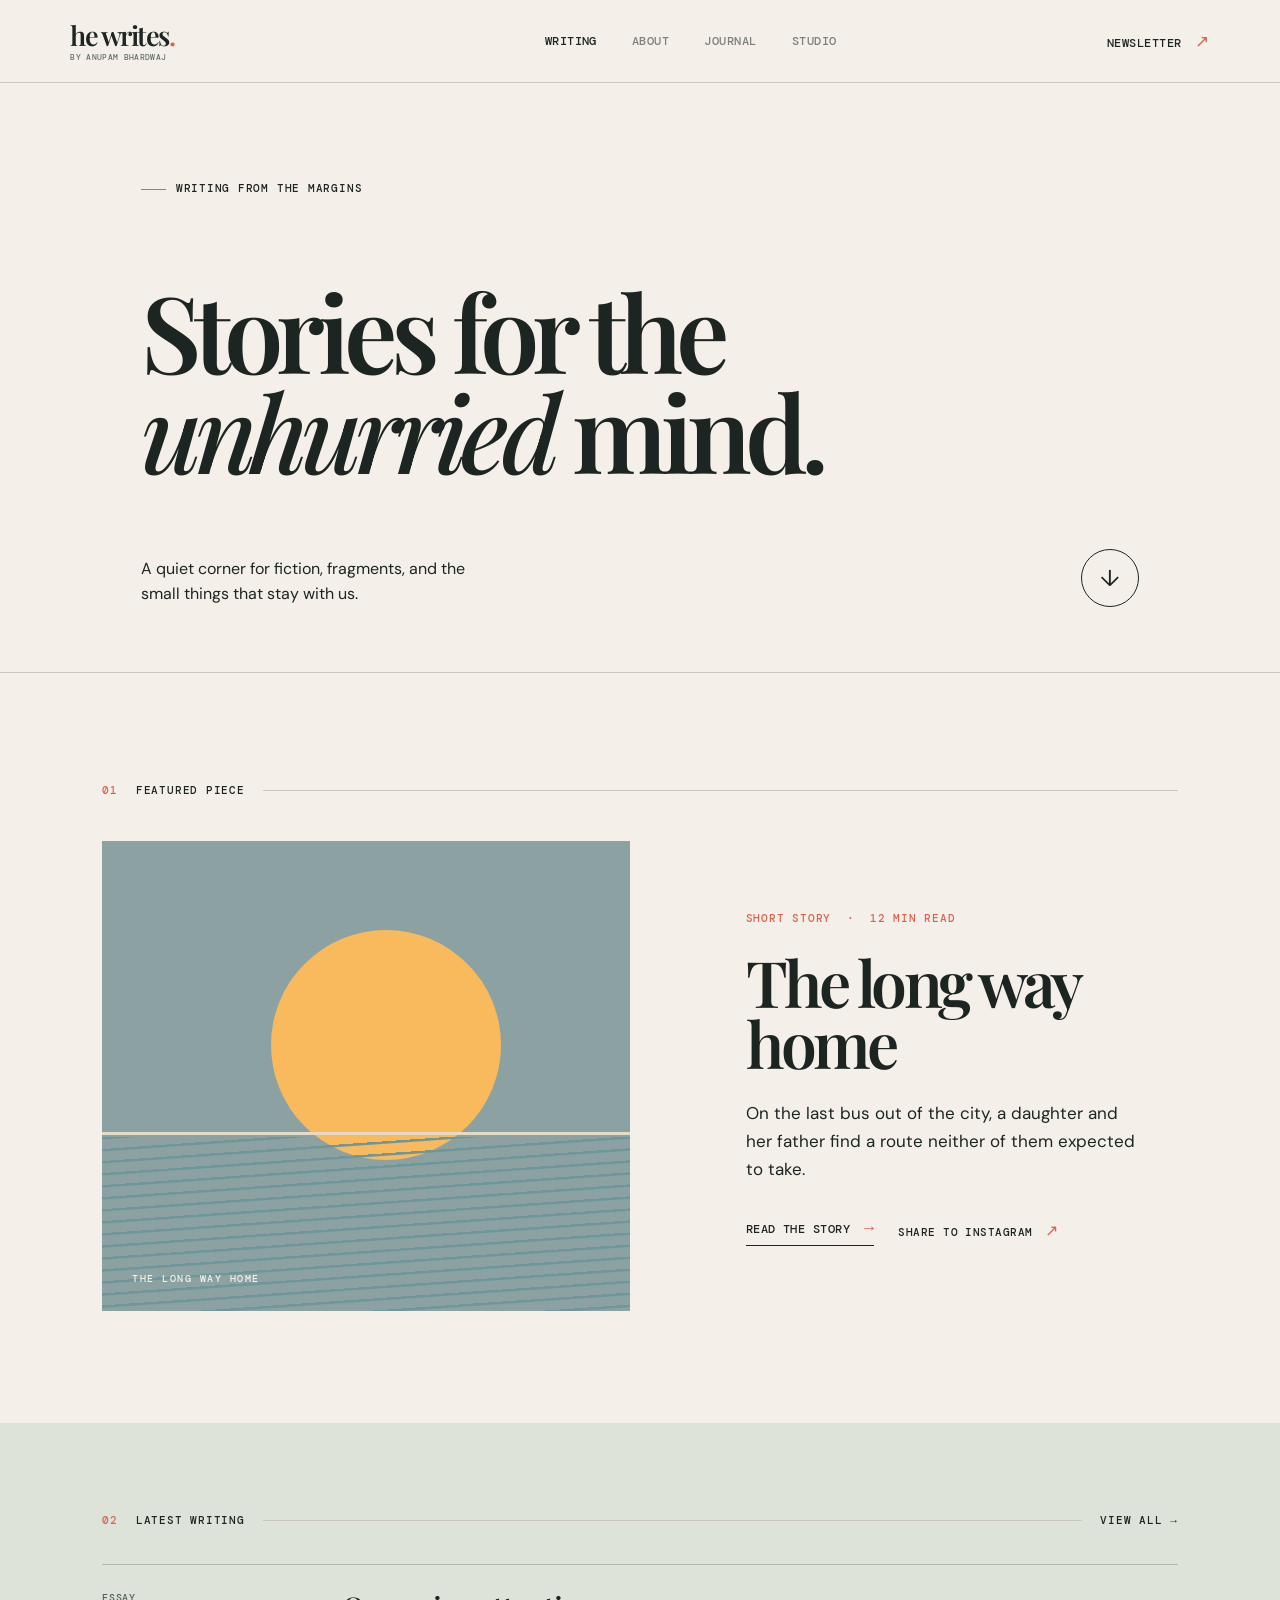
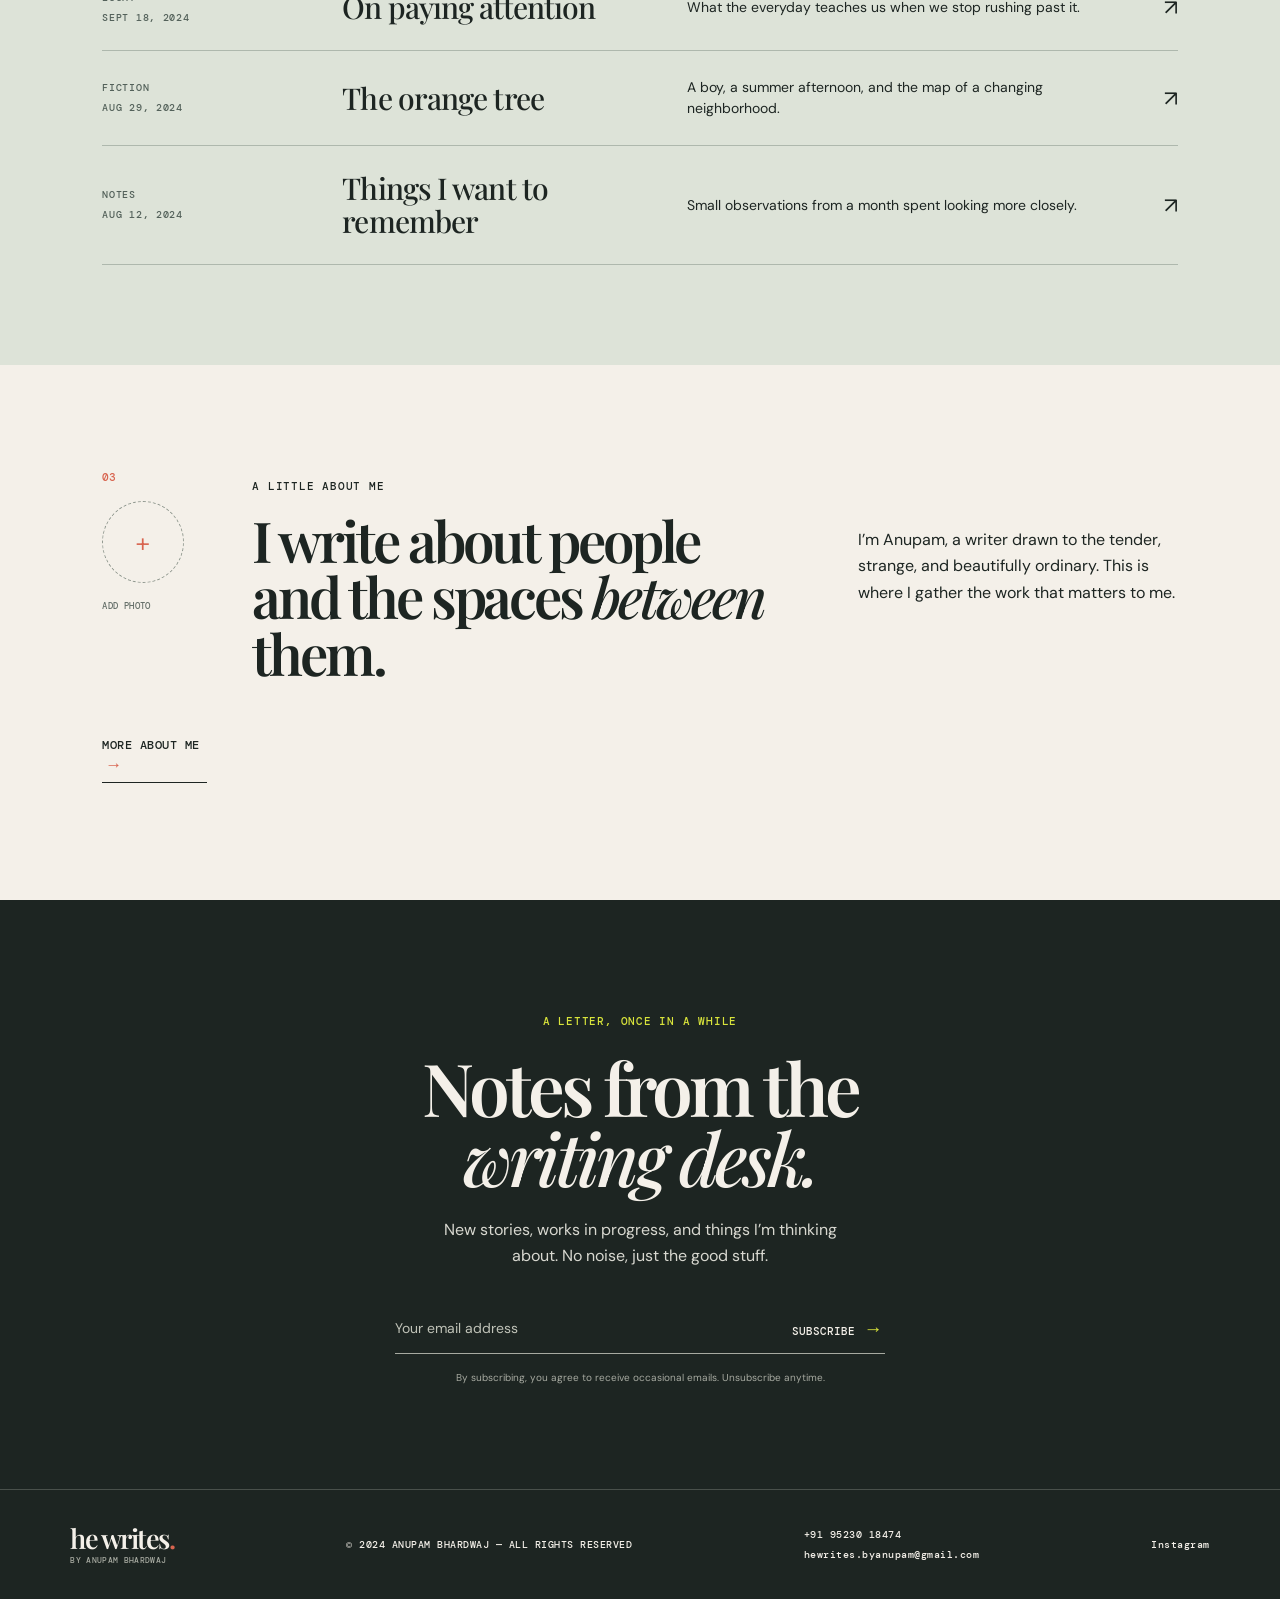
<file: index.html>
<!doctype html>
<html lang="en">
  <head>
    <meta charset="UTF-8" />
    <meta name="viewport" content="width=device-width, initial-scale=1.0" />
    <meta name="description" content="A personal home for stories, thoughts, and essays." />
    <title>he writes</title>
    <link rel="preconnect" href="https://fonts.googleapis.com" />
    <link rel="preconnect" href="https://fonts.gstatic.com" crossorigin />
    <link href="https://fonts.googleapis.com/css2?family=DM+Mono:wght@400;500&family=DM+Sans:wght@400;500;700&family=Playfair+Display:ital,wght@0,500;0,600;0,700;1,500&display=swap" rel="stylesheet" />
    <link rel="stylesheet" href="style.css" />
  </head>
  <body>
    <header class="site-header">
      <a class="brand" href="#top" aria-label="he writes by Anupam Bhardwaj home">he writes<span>.</span><small>by Anupam Bhardwaj</small></a>
      <nav aria-label="Main navigation">
        <a class="active" href="#writing">Writing</a>
        <a href="#about">About</a>
        <a href="#journal">Journal</a>
        <a href="studio.html">Studio</a>
      </nav>
      <a class="newsletter-link" href="#newsletter">Newsletter <span>↗</span></a>
    </header>

    <main id="top">
      <section class="hero" aria-labelledby="hero-title">
        <div class="hero-kicker">WRITING FROM THE MARGINS</div>
        <h1 id="hero-title">Stories for the<br /><em>unhurried</em> mind.</h1>
        <div class="hero-bottom">
          <p>A quiet corner for fiction, fragments, and the small things that stay with us.</p>
          <a class="round-link" href="#writing" aria-label="Explore the writing">↓</a>
        </div>
      </section>

      <section class="featured" id="writing" aria-labelledby="featured-title">
        <div class="section-label"><span>01</span><h2 id="featured-title">Featured piece</h2><span class="line"></span></div>
        <article class="feature-grid">
          <div class="feature-art" role="img" aria-label="Abstract sunset over a calm body of water">
            <div class="sun"></div><div class="horizon"></div><div class="ripples"></div>
            <span class="art-caption">THE LONG WAY HOME</span>
          </div>
          <div class="feature-copy">
            <span class="category">SHORT STORY&nbsp;&nbsp;·&nbsp;&nbsp;12 MIN READ</span>
            <h3>The long way<br />home</h3>
            <p>On the last bus out of the city, a daughter and her father find a route neither of them expected to take.</p>
            <div class="feature-actions">
              <a class="text-link" href="#read">Read the story <span>→</span></a>
              <button class="instagram-share" type="button" data-title="The long way home" data-excerpt="On the last bus out of the city, a daughter and her father find a route neither of them expected to take.">Share to Instagram <span>↗</span></button>
            </div>
          </div>
        </article>
      </section>

      <section class="latest" id="journal" aria-labelledby="latest-title">
        <div class="section-label"><span>02</span><h2 id="latest-title">Latest writing</h2><span class="line"></span><a href="#all">View all <span>→</span></a></div>
        <div class="post-list" id="post-list">
          <article class="post">
            <div class="post-meta"><span>ESSAY</span><span>SEPT 18, 2024</span></div>
            <h3>On paying attention</h3>
            <p>What the everyday teaches us when we stop rushing past it.</p>
            <a href="#essay" aria-label="Read On paying attention">↗</a>
          </article>
          <article class="post">
            <div class="post-meta"><span>FICTION</span><span>AUG 29, 2024</span></div>
            <h3>The orange tree</h3>
            <p>A boy, a summer afternoon, and the map of a changing neighborhood.</p>
            <a href="#fiction" aria-label="Read The orange tree">↗</a>
          </article>
          <article class="post">
            <div class="post-meta"><span>NOTES</span><span>AUG 12, 2024</span></div>
            <h3>Things I want to remember</h3>
            <p>Small observations from a month spent looking more closely.</p>
            <a href="#notes" aria-label="Read Things I want to remember">↗</a>
          </article>
        </div>
      </section>

      <section class="about" id="about">
        <div class="about-aside"><div class="about-number">03</div><label class="photo-upload" for="author-photo" title="Add an author photo"><span class="photo-placeholder">+</span><img id="author-preview" alt="Author portrait" hidden /><input id="author-photo" type="file" accept="image/*" /></label><span class="photo-label">Add photo</span></div>
        <div><p class="eyebrow">A LITTLE ABOUT ME</p><h2>I write about people<br />and the spaces <em>between</em> them.</h2></div>
        <p class="about-note">I’m Anupam, a writer drawn to the tender, strange, and beautifully ordinary. This is where I gather the work that matters to me.</p>
        <a class="text-link" href="#more">More about me <span>→</span></a>
      </section>

      <section class="newsletter" id="newsletter">
        <p class="eyebrow">A LETTER, ONCE IN A WHILE</p>
        <h2>Notes from the<br /><em>writing desk.</em></h2>
        <p>New stories, works in progress, and things I’m thinking about. No noise, just the good stuff.</p>
        <form><label class="sr-only" for="email">Your email address</label><input id="email" type="email" placeholder="Your email address" required /><button type="submit">Subscribe <span>→</span></button></form>
        <small>By subscribing, you agree to receive occasional emails. Unsubscribe anytime.</small>
      </section>
    </main>
    <footer><a class="brand" href="#top">he writes<span>.</span><small>by Anupam Bhardwaj</small></a><p>© 2024 ANUPAM BHARDWAJ — ALL RIGHTS RESERVED</p><div class="contact-details"><a href="tel:+919523018474">+91 95230 18474</a><a href="mailto:hewrites.byanupam@gmail.com">hewrites.byanupam@gmail.com</a></div><div><a href="https://www.instagram.com/anupam___b/" target="_blank" rel="noopener noreferrer">Instagram</a></div></footer>
    <script src="script.js"></script>
  </body>
</html>
</file>
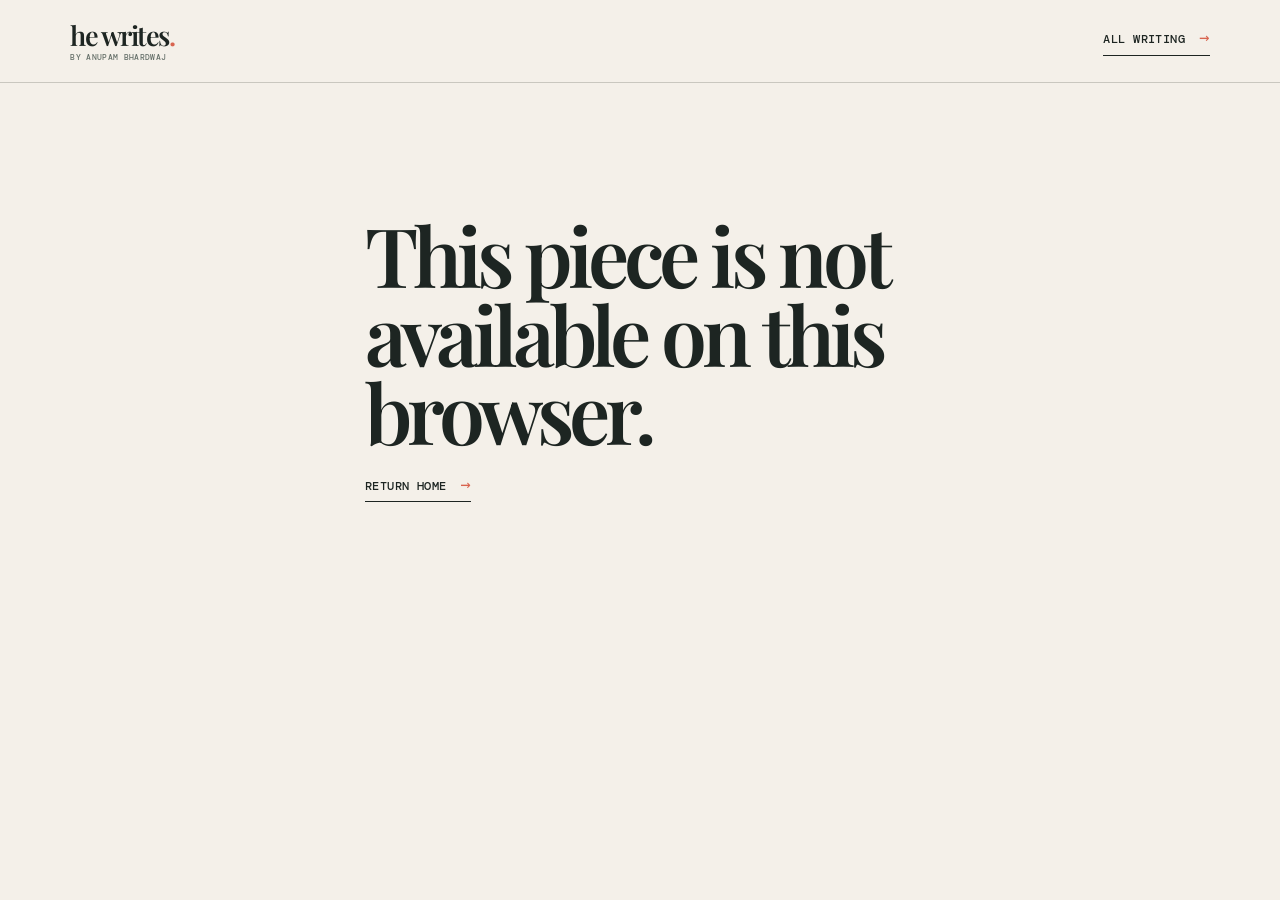
<file: story.html>
<!doctype html>
<html lang="en">
  <head><meta charset="UTF-8" /><meta name="viewport" content="width=device-width, initial-scale=1.0" /><title>Story — he writes</title><link rel="preconnect" href="https://fonts.googleapis.com" /><link rel="preconnect" href="https://fonts.gstatic.com" crossorigin /><link href="https://fonts.googleapis.com/css2?family=DM+Mono:wght@400;500&family=DM+Sans:wght@400;500&family=Playfair+Display:ital,wght@0,500;0,600;0,700;1,500&display=swap" rel="stylesheet" /><link rel="stylesheet" href="style.css" /><link rel="stylesheet" href="studio.css" /></head>
  <body><header class="site-header"><a class="brand" href="index.html">he writes<span>.</span><small>by Anupam Bhardwaj</small></a><a class="text-link" href="index.html#journal">All writing <span>→</span></a></header><main class="story-page"><p class="eyebrow" id="story-meta"></p><h1 id="story-title"></h1><p class="story-excerpt" id="story-excerpt"></p><article id="story-body"></article></main><script>
const post = JSON.parse(localStorage.getItem('heWritesPosts') || '[]').find(p => String(p.id) === new URLSearchParams(location.search).get('id'));
if (!post) { document.querySelector('.story-page').innerHTML = '<h1>This piece is not available on this browser.</h1><a class="text-link" href="index.html">Return home <span>→</span></a>'; } else { document.title = `${post.title} — he writes`; document.querySelector('#story-meta').textContent = `${post.category} · ${post.date}`; document.querySelector('#story-title').textContent = post.title; document.querySelector('#story-excerpt').textContent = post.excerpt; document.querySelector('#story-body').textContent = post.body; }
</script></body>
</html>
</file>
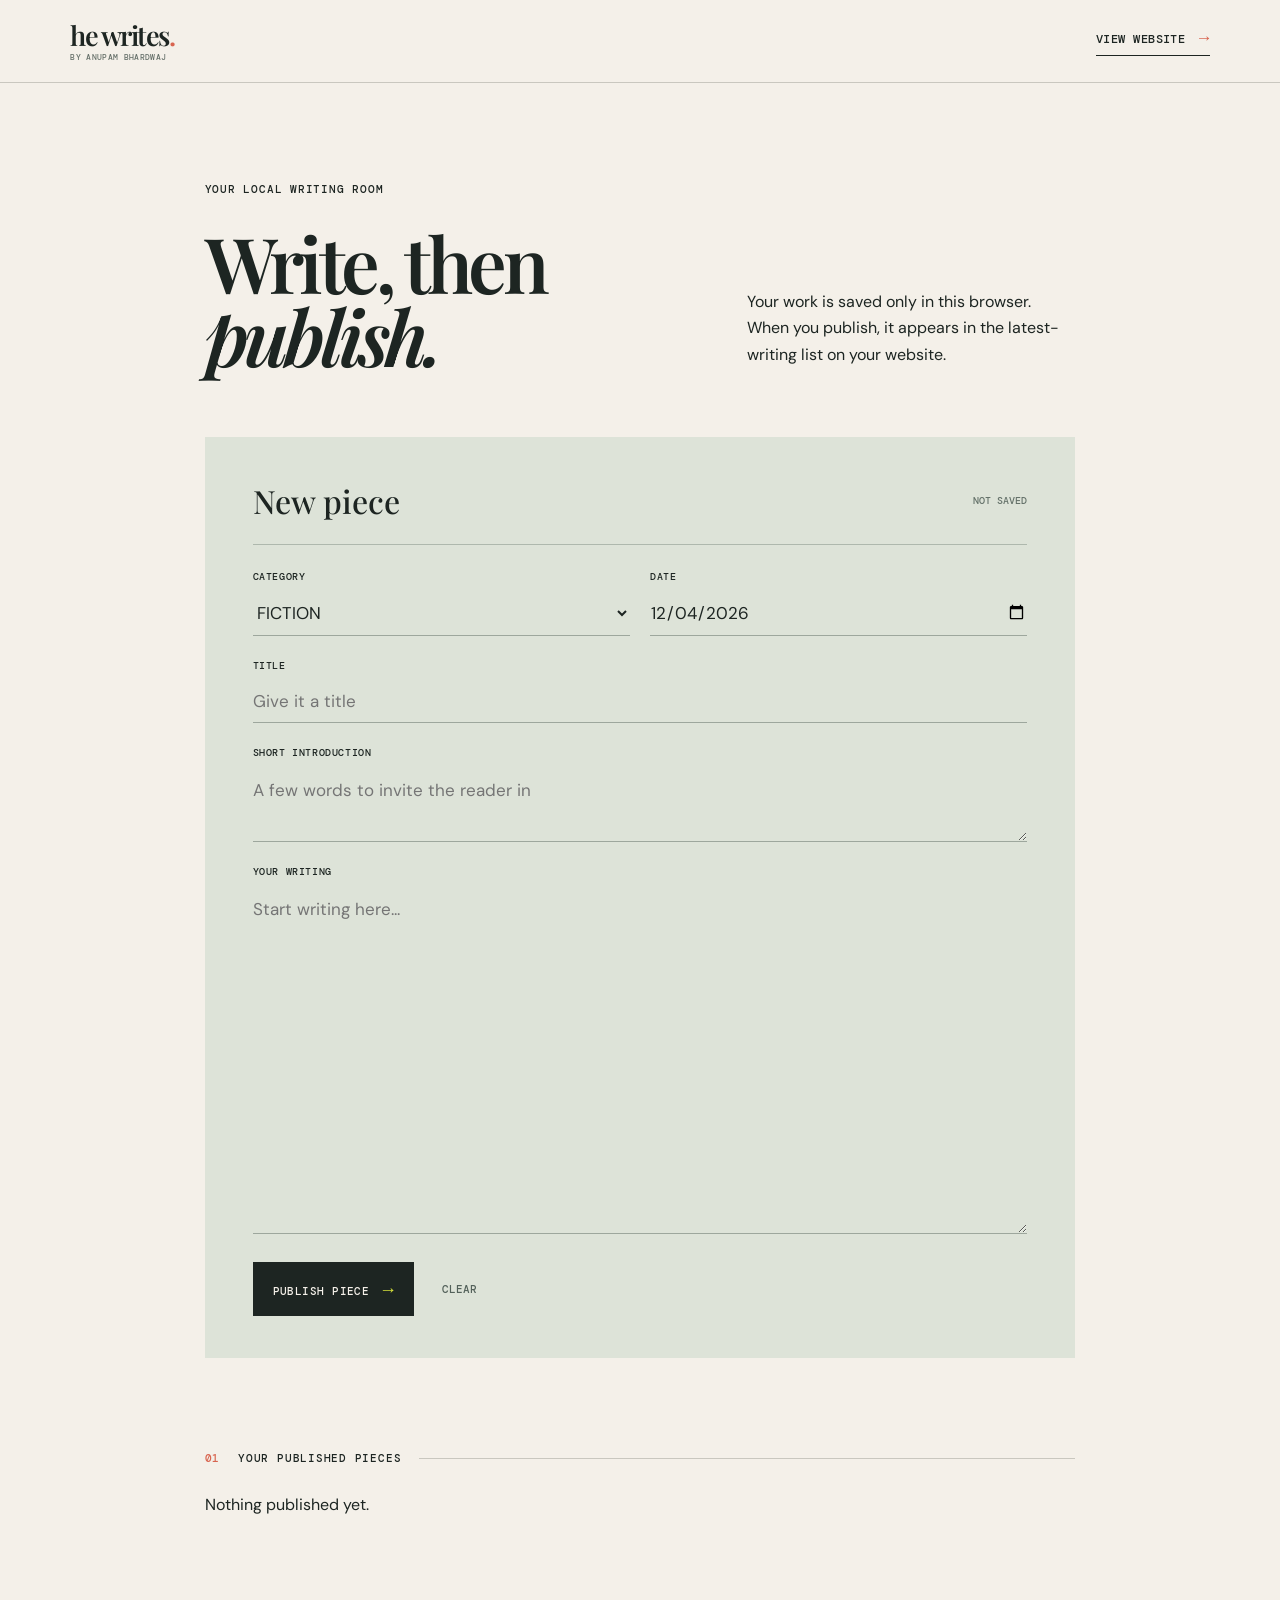
<file: studio.html>
<!doctype html>
<html lang="en">
  <head>
    <meta charset="UTF-8" />
    <meta name="viewport" content="width=device-width, initial-scale=1.0" />
    <title>Writing studio — he writes</title>
    <link rel="preconnect" href="https://fonts.googleapis.com" />
    <link rel="preconnect" href="https://fonts.gstatic.com" crossorigin />
    <link href="https://fonts.googleapis.com/css2?family=DM+Mono:wght@400;500&family=DM+Sans:wght@400;500;700&family=Playfair+Display:ital,wght@0,500;0,600;0,700;1,500&display=swap" rel="stylesheet" />
    <link rel="stylesheet" href="style.css" />
    <link rel="stylesheet" href="studio.css" />
  </head>
  <body>
    <header class="site-header"><a class="brand" href="index.html">he writes<span>.</span><small>by Anupam Bhardwaj</small></a><a class="text-link" href="index.html">View website <span>→</span></a></header>
    <main class="studio-page">
      <div class="studio-intro"><p class="eyebrow">YOUR LOCAL WRITING ROOM</p><h1>Write, then<br /><em>publish.</em></h1><p>Your work is saved only in this browser. When you publish, it appears in the latest-writing list on your website.</p></div>
      <section class="editor-card" aria-labelledby="editor-title"><div class="editor-heading"><h2 id="editor-title">New piece</h2><span id="save-state">Not saved</span></div>
        <form id="story-form">
          <div class="form-row"><label>Category<select id="category"><option>FICTION</option><option>ESSAY</option><option>THOUGHTS</option><option>POETRY</option></select></label><label>Date<input id="date" type="date" required /></label></div>
          <label>Title<input id="title" type="text" placeholder="Give it a title" required /></label>
          <label>Short introduction<textarea id="excerpt" rows="2" placeholder="A few words to invite the reader in" required></textarea></label>
          <label>Your writing<textarea id="body" rows="12" placeholder="Start writing here..." required></textarea></label>
          <div class="editor-actions"><button class="publish-button" type="submit">Publish piece <span>→</span></button><button class="clear-button" type="button" id="clear">Clear</button></div>
        </form>
      </section>
      <section class="your-posts"><div class="section-label"><span>01</span><h2>Your published pieces</h2><span class="line"></span></div><div id="saved-list" class="saved-list"></div></section>
    </main>
    <script src="studio.js"></script>
  </body>
</html>
</file>
<file: style.css>
:root{--ink:#1d2522;--paper:#f4f0e9;--acid:#d8e33b;--line:#c9c7bf;--coral:#d8644f}*{box-sizing:border-box}html{scroll-behavior:smooth}body{margin:0;background:var(--paper);color:var(--ink);font-family:"DM Sans",sans-serif}.site-header{height:83px;display:flex;align-items:center;justify-content:space-between;padding:0 5.5vw;border-bottom:1px solid var(--line)}.brand{font:600 27px/1 "Playfair Display",serif;text-decoration:none;color:var(--ink);letter-spacing:-1.5px}.brand span{color:var(--coral)}nav{display:flex;gap:35px;margin-left:100px}a{color:inherit}nav a,.newsletter-link{font:500 12px/1 "DM Mono",monospace;text-decoration:none;text-transform:uppercase;letter-spacing:.04em}nav a{opacity:.55}nav a.active,nav a:hover{opacity:1}.newsletter-link span,.text-link span{color:var(--coral);font-size:17px;margin-left:6px}.hero{min-height:590px;padding:100px 11vw 65px;border-bottom:1px solid var(--line);display:flex;flex-direction:column;justify-content:space-between}.hero-kicker,.eyebrow,.category,.post-meta,.section-label{font:500 11px/1 "DM Mono",monospace;letter-spacing:.07em}.hero-kicker:before{content:"";display:inline-block;width:25px;height:1px;background:var(--coral);vertical-align:middle;margin-right:10px}.hero h1{font:600 clamp(56px,8.3vw,126px)/.94 "Playfair Display",serif;letter-spacing:-.065em;margin:48px 0 30px}.hero h1 em,.about h2 em,.newsletter h2 em{font-weight:500}.hero-bottom{display:flex;align-items:end;justify-content:space-between}.hero-bottom p{max-width:340px;margin:0;font:400 16px/1.55 "DM Sans",sans-serif}.round-link{display:grid;place-items:center;border:1px solid var(--ink);border-radius:50%;width:58px;height:58px;text-decoration:none;font-size:23px;transition:.2s}.round-link:hover{background:var(--ink);color:var(--paper)}.featured,.latest{padding:112px 8vw}.section-label{display:flex;align-items:center;gap:18px;text-transform:uppercase}.section-label h2{font:500 11px/1 "DM Mono",monospace;margin:0}.section-label>span:first-child{color:var(--coral)}.section-label .line{height:1px;background:var(--line);flex:1}.section-label a{font:500 11px/1 "DM Mono",monospace;text-decoration:none}.feature-grid{display:grid;grid-template-columns:1.1fr .9fr;gap:9vw;align-items:center;margin-top:45px}.feature-art{height:470px;position:relative;overflow:hidden;background:#8ca1a2}.sun{position:absolute;width:230px;height:230px;background:#f8ba5d;border-radius:50%;left:32%;top:19%}.horizon{position:absolute;top:62%;width:100%;height:3px;background:#e5dac4}.ripples{position:absolute;inset:63% 0 0;background:repeating-linear-gradient(176deg,#6f969a 0 2px,transparent 3px 12px)}.art-caption{position:absolute;bottom:26px;left:30px;color:#f9f2e6;font:500 10px "DM Mono",monospace;letter-spacing:.15em}.feature-copy{padding-right:3vw}.category{color:var(--coral)}.feature-copy h3{font:600 clamp(44px,5vw,72px)/.95 "Playfair Display",serif;letter-spacing:-.06em;margin:25px 0}.feature-copy p{font-size:17px;line-height:1.65;max-width:390px;margin-bottom:33px}.text-link{font:500 12px "DM Mono",monospace;text-transform:uppercase;text-decoration:none;letter-spacing:.04em;border-bottom:1px solid var(--ink);padding-bottom:7px}.latest{background:#dde3d8;padding-top:92px;padding-bottom:100px}.post-list{margin-top:38px;border-top:1px solid #aeb8ad}.post{display:grid;grid-template-columns:215px 1fr 1.35fr 35px;gap:25px;align-items:center;padding:26px 0;border-bottom:1px solid #aeb8ad}.post-meta{display:flex;flex-direction:column;gap:10px;color:#53615a;font-size:10px}.post h3{font:500 30px/1.1 "Playfair Display",serif;margin:0;letter-spacing:-.03em}.post p{margin:0;font-size:14px;line-height:1.5}.post>a{text-decoration:none;font-size:22px;justify-self:end}.about{min-height:535px;padding:105px 8vw;display:grid;grid-template-columns:100px 1.75fr 1fr;gap:45px;align-items:start}.about-number{font:500 11px "DM Mono",monospace;color:var(--coral)}.about h2{font:600 clamp(40px,4.4vw,66px)/1 "Playfair Display",serif;letter-spacing:-.055em;margin:20px 0 0}.about-note{font-size:16px;line-height:1.65;margin:57px 0 32px}.newsletter{text-align:center;background:var(--ink);color:var(--paper);padding:105px 20px}.newsletter .eyebrow{color:var(--acid)}.newsletter h2{font:600 clamp(47px,5.7vw,80px)/.96 "Playfair Display",serif;letter-spacing:-.055em;margin:25px 0}.newsletter>p:not(.eyebrow){max-width:440px;line-height:1.6;margin:0 auto 35px;color:#d8d8d0}.newsletter form{display:flex;border-bottom:1px solid #a7aaa1;max-width:490px;margin:auto}.newsletter input{background:none;border:0;outline:0;color:white;min-width:0;flex:1;padding:16px 0;font:400 14px "DM Sans",sans-serif}.newsletter input::placeholder{color:#c0c3b8}.newsletter button{border:0;background:none;color:var(--paper);font:500 11px "DM Mono",monospace;text-transform:uppercase;cursor:pointer}.newsletter button span{color:var(--acid);font-size:19px;margin-left:6px}.newsletter small{display:block;color:#a7aaa1;font-size:10px;margin-top:17px}footer{height:110px;padding:0 5.5vw;display:flex;align-items:center;justify-content:space-between;background:var(--ink);color:var(--paper);border-top:1px solid #49504b}footer p,footer div a{font:500 10px "DM Mono",monospace;letter-spacing:.05em;text-decoration:none}footer div{display:flex;gap:22px}.sr-only{position:absolute;clip:rect(0,0,0,0)}
@media(max-width:700px){.site-header{padding:0 7vw}.newsletter-link{display:none}nav{margin:0;gap:17px}.hero{padding:80px 8vw 45px;min-height:510px}.hero h1{font-size:59px}.featured,.latest{padding:75px 7vw}.feature-grid{grid-template-columns:1fr;gap:35px}.feature-art{height:340px}.feature-copy{padding:0}.post{grid-template-columns:1fr 25px;gap:12px}.post-meta{grid-row:1;grid-column:1;flex-direction:row;justify-content:space-between}.post h3{grid-column:1}.post p{grid-column:1}.post>a{grid-column:2;grid-row:1/4}.about{padding:75px 7vw;grid-template-columns:45px 1fr;gap:20px}.about-note,.about .text-link{grid-column:2}.about-note{margin:10px 0 10px}footer{height:auto;min-height:130px;padding:30px 7vw;align-items:flex-start;gap:18px;flex-direction:column}footer p{margin:0}}
.brand{white-space:nowrap}.brand small{display:block;margin-top:4px;font:500 8px/1 "DM Mono",monospace;letter-spacing:.04em;text-transform:uppercase;color:#66706a}footer .brand{color:var(--paper)}footer .brand small{color:#a7aaa1}.feature-actions{display:flex;align-items:center;gap:24px;flex-wrap:wrap}.instagram-share{border:0;background:none;padding:0;color:var(--ink);font:500 11px "DM Mono",monospace;letter-spacing:.04em;text-transform:uppercase;cursor:pointer}.instagram-share span{color:var(--coral);font-size:16px;margin-left:5px}.instagram-share:hover{color:var(--coral)}.about-aside{display:flex;flex-direction:column;gap:17px}.photo-upload{display:grid;place-items:center;width:82px;height:82px;border:1px dashed #8f978e;border-radius:50%;cursor:pointer;overflow:hidden;transition:.2s}.photo-upload:hover{border-color:var(--coral);background:#f0ece3}.photo-placeholder{font:300 27px "DM Sans",sans-serif;color:var(--coral)}.photo-upload img{width:100%;height:100%;object-fit:cover}.photo-upload input{position:absolute;width:1px;height:1px;opacity:0}.photo-label{font:500 9px "DM Mono",monospace;text-transform:uppercase;letter-spacing:.04em;color:#66706a}.contact-details{display:flex;flex-direction:column;gap:7px}
.about{grid-template-columns:105px minmax(0,1.75fr) minmax(220px,1fr)}.about-aside{align-items:flex-start}@media(max-width:700px){.about{grid-template-columns:1fr;gap:20px}.about-aside{grid-column:1;display:flex;flex-direction:row;align-items:center;gap:15px}.about>div:nth-child(2),.about-note,.about .text-link{grid-column:1}.about-note{margin:4px 0 10px}.photo-label{margin-left:-7px}}
</file>
<file: studio.css>
.studio-page{max-width:1050px;margin:auto;padding:90px 7vw}.studio-intro{display:grid;grid-template-columns:1.3fr 1fr;column-gap:9vw;align-items:end;margin-bottom:65px}.studio-intro .eyebrow{grid-column:1}.studio-intro h1{grid-column:1;font:600 clamp(48px,6vw,80px)/.95 "Playfair Display",serif;letter-spacing:-.06em;margin:20px 0 0}.studio-intro>p:last-child{font-size:16px;line-height:1.65;margin:0 0 4px}.editor-card{background:#dde3d8;padding:42px 48px}.editor-heading{display:flex;justify-content:space-between;align-items:center;border-bottom:1px solid #aeb8ad;padding-bottom:22px;margin-bottom:25px}.editor-heading h2{font:500 32px "Playfair Display",serif;margin:0}.editor-heading span{font:500 10px "DM Mono",monospace;color:#647169;text-transform:uppercase}.editor-card form{display:grid;gap:23px}.editor-card label{display:grid;gap:8px;font:500 10px "DM Mono",monospace;letter-spacing:.06em;text-transform:uppercase}.form-row{display:grid;grid-template-columns:1fr 1fr;gap:20px}.editor-card input,.editor-card textarea,.editor-card select{width:100%;border:0;border-bottom:1px solid #9da79d;background:transparent;border-radius:0;padding:10px 0;color:var(--ink);font:400 17px "DM Sans",sans-serif;outline:none;resize:vertical}.editor-card textarea{line-height:1.6}.editor-card input:focus,.editor-card textarea:focus,.editor-card select:focus{border-color:var(--coral)}.editor-actions{display:flex;align-items:center;gap:20px;margin-top:5px}.publish-button{border:0;background:var(--ink);color:var(--paper);padding:15px 20px;font:500 11px "DM Mono",monospace;text-transform:uppercase;letter-spacing:.04em;cursor:pointer}.publish-button span{color:var(--acid);font-size:18px;margin-left:6px}.clear-button{border:0;background:none;padding:8px;color:#53615a;font:500 11px "DM Mono",monospace;text-transform:uppercase;cursor:pointer}.your-posts{margin-top:95px}.saved-list{margin-top:30px}.saved-piece{display:flex;align-items:center;justify-content:space-between;gap:20px;border-bottom:1px solid var(--line);padding:19px 0}.saved-piece h3{font:500 25px "Playfair Display",serif;margin:5px 0 0}.saved-piece p{font:500 10px "DM Mono",monospace;color:#65706a;margin:0}.delete-piece{border:0;background:none;color:var(--coral);font:500 10px "DM Mono",monospace;text-transform:uppercase;cursor:pointer}@media(max-width:700px){.studio-page{padding:65px 7vw}.studio-intro{display:block;margin-bottom:45px}.studio-intro>p:last-child{margin-top:28px}.editor-card{padding:28px 23px}.form-row{grid-template-columns:1fr}.editor-actions{align-items:flex-start;flex-direction:column}}
.story-page{max-width:730px;margin:auto;padding:110px 7vw}.story-page h1{font:600 clamp(48px,7vw,82px)/.96 "Playfair Display",serif;letter-spacing:-.06em;margin:22px 0}.story-excerpt{font:400 21px/1.5 "Playfair Display",serif;color:#566059;margin:0 0 55px}.story-page article{white-space:pre-wrap;font-size:18px;line-height:1.85}
</file>
